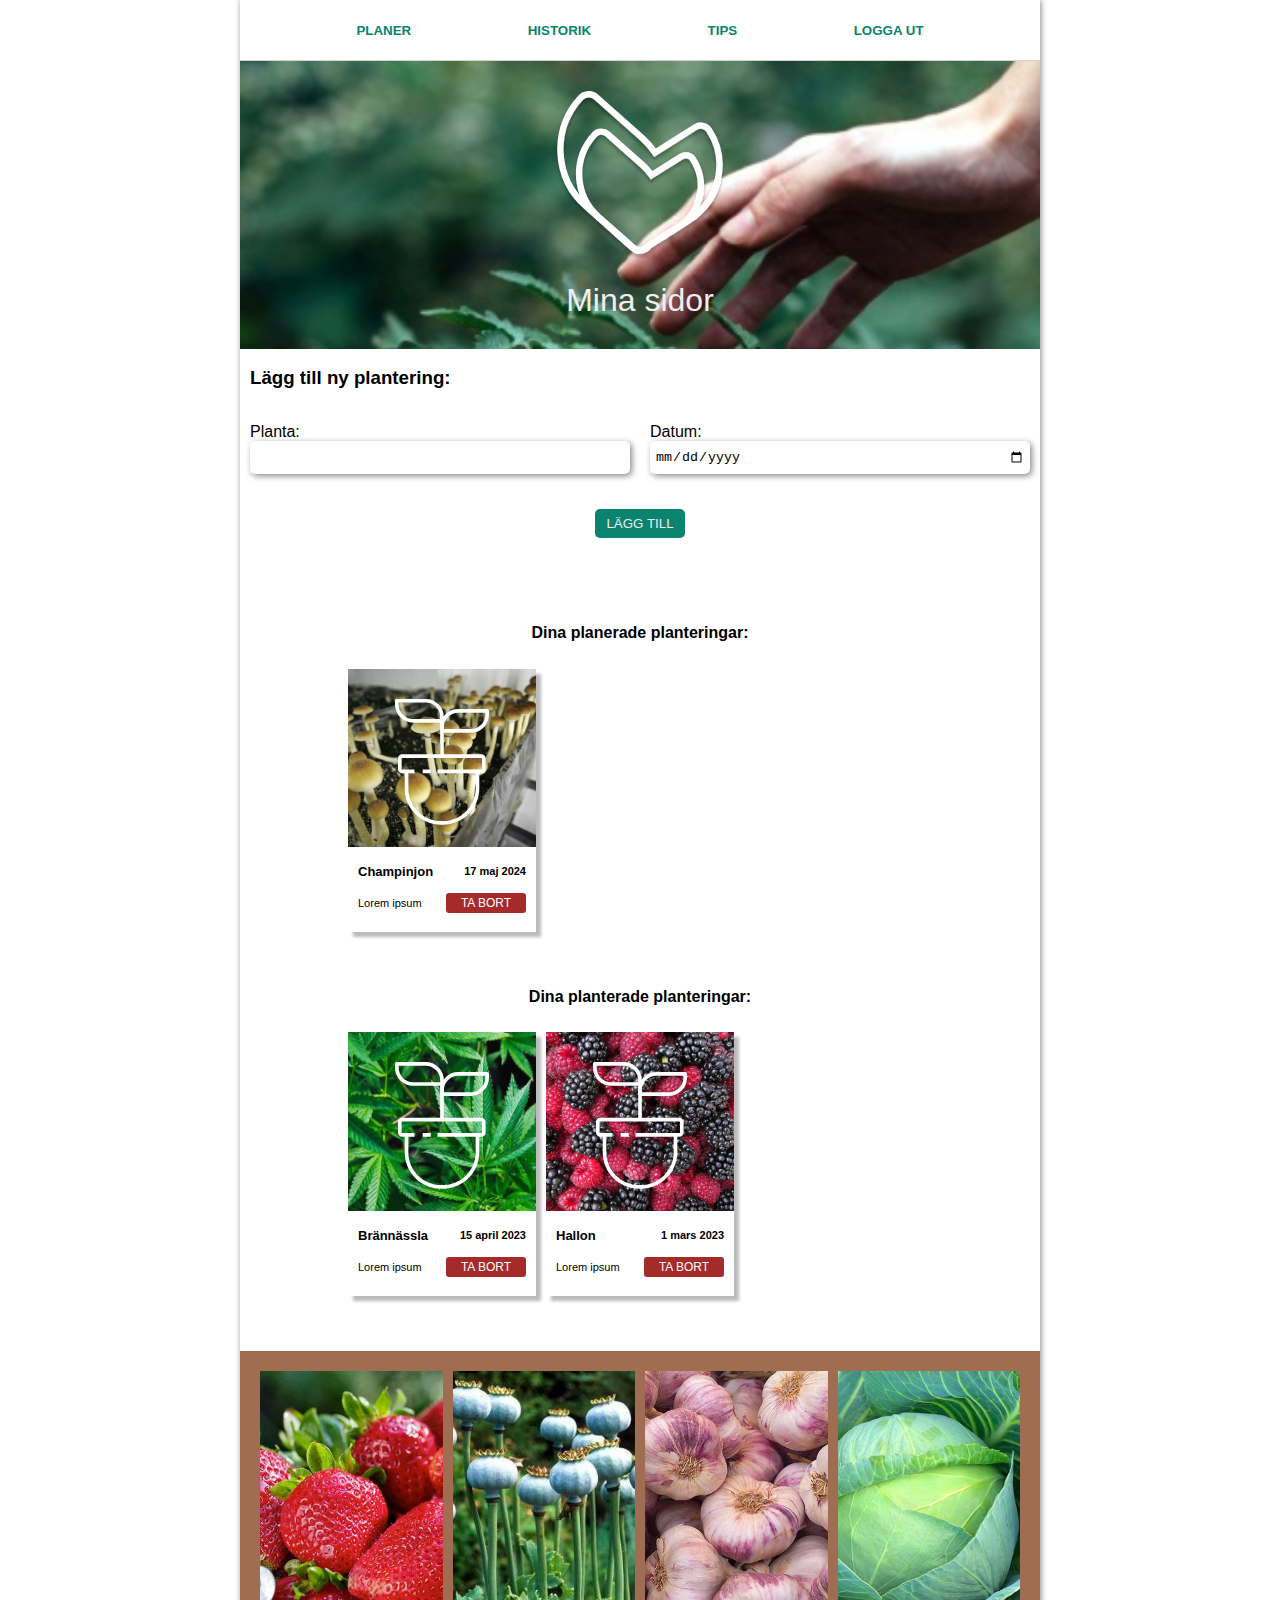
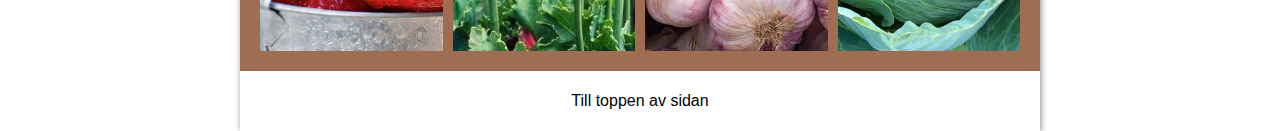
<file: mypage.html>
<!DOCTYPE html>
<html lang="en">
  <head>
    <meta charset="UTF-8" />
    <meta name="viewport" content="width=device-width, initial-scale=1.0" />
    <title>Mina Sidor</title>
    <link rel="stylesheet" href="style.css" />
    <link rel="stylesheet" href="mypage.css" />
  </head>
  <body>
    <header>
      <nav>
        <a href="#">PLANER</a>
        <a href="#">HISTORIK</a>
        <a href="#">TIPS</a>
        <a href="index.html">LOGGA UT</a>
      </nav>
      <section class="hero">
        <div class="logo">
          <img class="logo-img" src="assets/Logo.svg" alt="Logotype" />
        </div>
        <h1>Mina sidor</h1>
        <img class="menu-icon" src="assets/menu.svg" alt="Menu icon" />
      </section>
    </header>

    <main>
      <h3>Lägg till ny plantering:</h3>
      <form>
        <label for="plant-input">Planta:</label>
        <input id="plant-input" required type="text" placeholder="" />
        <label for="date-input">Datum:</label>
        <input type="date" id="date-input" required placeholder="" />
        <button>LÄGG TILL</button>
      </form>

      <section class="main-content">
        <h4>Dina planerade planteringar:</h4>
        <div class="cards">
          <article class="card">
            <div class="image-wrap">
              <img src="assets/mushrooms.jpg" alt="Plant image" />
              <img src="assets/plant.svg" alt="Plant icon" />
            </div>
            <div class="card-info">
              <h4>Champinjon</h4>
              <span>17 maj 2024</span>
              <span>Lorem ipsum</span>
              <div>
                <button>TA BORT</button>
                <img src="assets/delete.svg" alt="Delete icon" />
              </div>
            </div>
          </article>
        </div>
      </section>

      <section class="main-content">
        <h4>Dina planterade planteringar:</h4>
        <div class="cards">
          <article class="card">
            <div class="image-wrap">
              <img src="assets/nettles.jpg" alt="Plant image" />
              <img src="assets/plant.svg" alt="Plant icon" />
            </div>
            <div class="card-info">
              <h4>Brännässla</h4>
              <span>15 april 2023</span>
              <span>Lorem ipsum</span>
              <div>
                <button>TA BORT</button>
                <img src="assets/delete.svg" alt="Delete icon" />
              </div>
            </div>
          </article>
          <article class="card">
            <div class="image-wrap">
              <img src="assets/berries.jpg" alt="Plant image" />
              <img src="assets/plant.svg" alt="Plant icon" />
            </div>
            <div class="card-info">
              <h4>Hallon</h4>
              <span>1 mars 2023</span>
              <span>Lorem ipsum</span>
              <div>
                <button>TA BORT</button>
                <img src="assets/delete.svg" alt="Delete icon" />
              </div>
            </div>
          </article>
        </div>
      </section>
    </main>

    <footer>
      <div class="collage">
        <img src="assets/strawberries.jpg" alt="Jordgubbar" />
        <img src="assets/flowers.jpg" alt="Blommor" />
        <img src="assets/garlic.jpg" alt="Vitlök" />
        <img src="assets/cabbage.jpg" alt="Vitkål" />
      </div>
      <div class="to-top-link"><a href="#">Till toppen av sidan</a></div>
    </footer>
  </body>
</html>
</file>
<file: style.css>
body {
  --base-size: 94px;

  --card-base: min(23vw, 94px);
  --card-image-height: calc(var(--card-base) * 1.9); /*180px*/
  --card-info-height: calc(var(--card-base) * 0.85); /* 80px;*/
  --card-icon-width: 50%;
  --card-icon-left: 25%;
  --card-icon-top: calc(var(--card-base) * 0.32); /*30px;*/
  --card-button-width: 80px;

  --nav-height: 60px;

  --separator-margin: 30px;

  --green: rgb(10 132 110);
  --green-trans: rgba(10, 132, 110, 0.7);
  --brown: rgb(158 109 82);
  --white: #eee;

  font-family: sans-serif;

  width: min(96vw, 800px);
  margin: auto;
  box-shadow: 1px 0px 6px #0007;
}

div:has(svg) {
  display: flex;
  align-items: center;
}

.hero {
  position: relative;
}
.hero .logo {
  background-position: center;
  background-size: cover;

  justify-self: stretch;
  align-self: stretch;
}
.logo > .logo-img {
  height: calc(1.8 * var(--base-size));
}
.logo {
  display: grid;
  justify-content: center;
  align-items: center;
}

.hero > .menu-icon {
  position: absolute;
  top: 10px;
  right: 10px;
  width: 40px;
}

header nav {
  display: none;
}

main h1 {
  color: var(--green);
  text-align: center;
  font-size: 24px;
}

.cards {
  display: grid;
  grid-template-columns: 1fr 1fr;
}

.card {
  width: calc(2 * var(--card-base));
  height: calc(2.8 * var(--card-base));

  margin: 5px;

  box-shadow: 5px 5px 3px #bbb;
}

.card:nth-of-type(2n + 1) {
  justify-self: right;
}

.image-wrap {
  position: relative;
  width: 100%;
  height: var(--card-image-height);
  background-color: var(--green-trans);
}
.image-wrap img:first-child {
  object-fit: cover;
  width: 100%;
  height: 100%;
}
.image-wrap img:last-child {
  position: absolute;
  width: var(--card-icon-width);
  left: var(--card-icon-left);
  top: var(--card-icon-top);
}
.card-info {
  display: grid;
  grid-template-columns: 1fr 1fr;
  grid-template-rows: 1fr 1fr;
  gap: 3px;

  align-items: center;
  /* justify-content: center; */

  width: 100%;
  height: var(--card-info-height);
  box-sizing: border-box;
  padding: 10px;
}

.card .card-info * {
  display: inline;
  margin: 0;
  text-align: left;
  font-size: 13px;
}
.card-info *:nth-child(2),
.card-info *:nth-child(3) {
  font-size: 11px;
}
.card-info *:nth-child(2) {
  font-weight: bolder;
  text-align: right;
}
.card .card-info button {
  width: var(--card-button-width);
  padding: 3px;
  text-align: center;
  background-color: brown;
  color: white;
  border-radius: 3px;
  border: none;
  display: none;
  font-size: 12px;
}

.card .card-info div {
  justify-self: right;
}

.main-start button,
.main-end button,
.main-content > button,
form button {
  padding-block: calc(0.07 * var(--base-size));
  padding-inline: calc(0.12 * var(--base-size));
  border-radius: 5px;
  border: none;
  background-color: var(--green);
  color: var(--white);
}

footer {
  margin-top: 50px;
}

.to-top-link {
  box-sizing: border-box;
  height: var(--nav-height);
  text-align: center;
  line-height: 0;
  padding-block: calc(0.5 * var(--nav-height));
}
.to-top-link a {
  text-decoration: none;
  color: black;
}

.main-content {
  display: flex;
  flex-direction: column;
  align-items: center;
}

@media screen and (min-width: 600px) {
  header nav {
    display: flex;
    justify-content: space-evenly;
    align-items: center;
    height: var(--nav-height);
    border-bottom: 1px solid lightgray;
  }
  header nav a {
    color: var(--green);
    text-decoration: none;
    font-weight: bold;
    font-size: smaller;
  }
  .hero .menu-icon {
    display: none;
  }

  .cards {
    grid-template-columns: 1fr 1fr 1fr;
  }
  .card-info.card-info.card-info img {
    display: none;
  }
  .card-info.card-info.card-info button {
    display: inline;
  }
  .card-info div {
    width: var(--card-button-width);
    display: inline;
    margin: 0;
    padding: 0;
  }
}
</file>
<file: mypage.css>
.hero {
  display: flex;
  flex-direction: column;
  justify-content: space-evenly;
  align-items: center;
}

.hero {
  background-image: url("assets/bottom.jpg");
  background-position: center;
  background-size: cover;
}

.hero .logo {
  margin-top: 30px;
}

.hero h1 {
  margin-bottom: 30px;
  color: var(--white);
  font-weight: normal;
}
main > h3 {
  text-align: center;
}
form {
  display: grid;
  grid-template-columns: 1fr;
  grid-template-rows: 1fr 1fr 1fr 1fr 3fr;
  grid-auto-flow: column;
}
form input {
  border: none;
  border-radius: 5px;
  background-color: #fff;
  box-shadow: 2px 2px 6px #0007;
  padding: 5px;
}
form label {
  align-self: end;
}
form label:last-of-type {
  margin-top: 15px;
}

form input,
form label {
  margin-inline: 10px;
}
form button {
  justify-self: center;
  align-self: center;
}

.main-content {
  margin-block: 30px;
}

.collage {
  display: grid;
  grid-template-columns: 1fr 1fr;
  grid-template-rows: 135px 135px;

  padding: 20px;
  gap: 10px;
  background-color: var(--brown);
  height: 280px;
}
.collage img {
  width: 100%;
  height: 100%;
  object-fit: cover;
}

@media screen and (min-width: 600px) {
  main > h3 {
    text-align: left;
    margin-left: 10px;
  }

  form {
    display: grid;
    grid-template-columns: 1fr 1fr;
    grid-template-rows: 1fr 1fr 3fr;
    grid-auto-flow: column;
    height: auto;
  }

  form button {
    grid-column: 1 / 3;
    grid-row: 3;
    justify-self: center;
    align-self: center;
  }

  .collage {
    grid-template-columns: 1fr 1fr 1fr 1fr;
    grid-template-rows: 1fr;
  }
}
</file>
